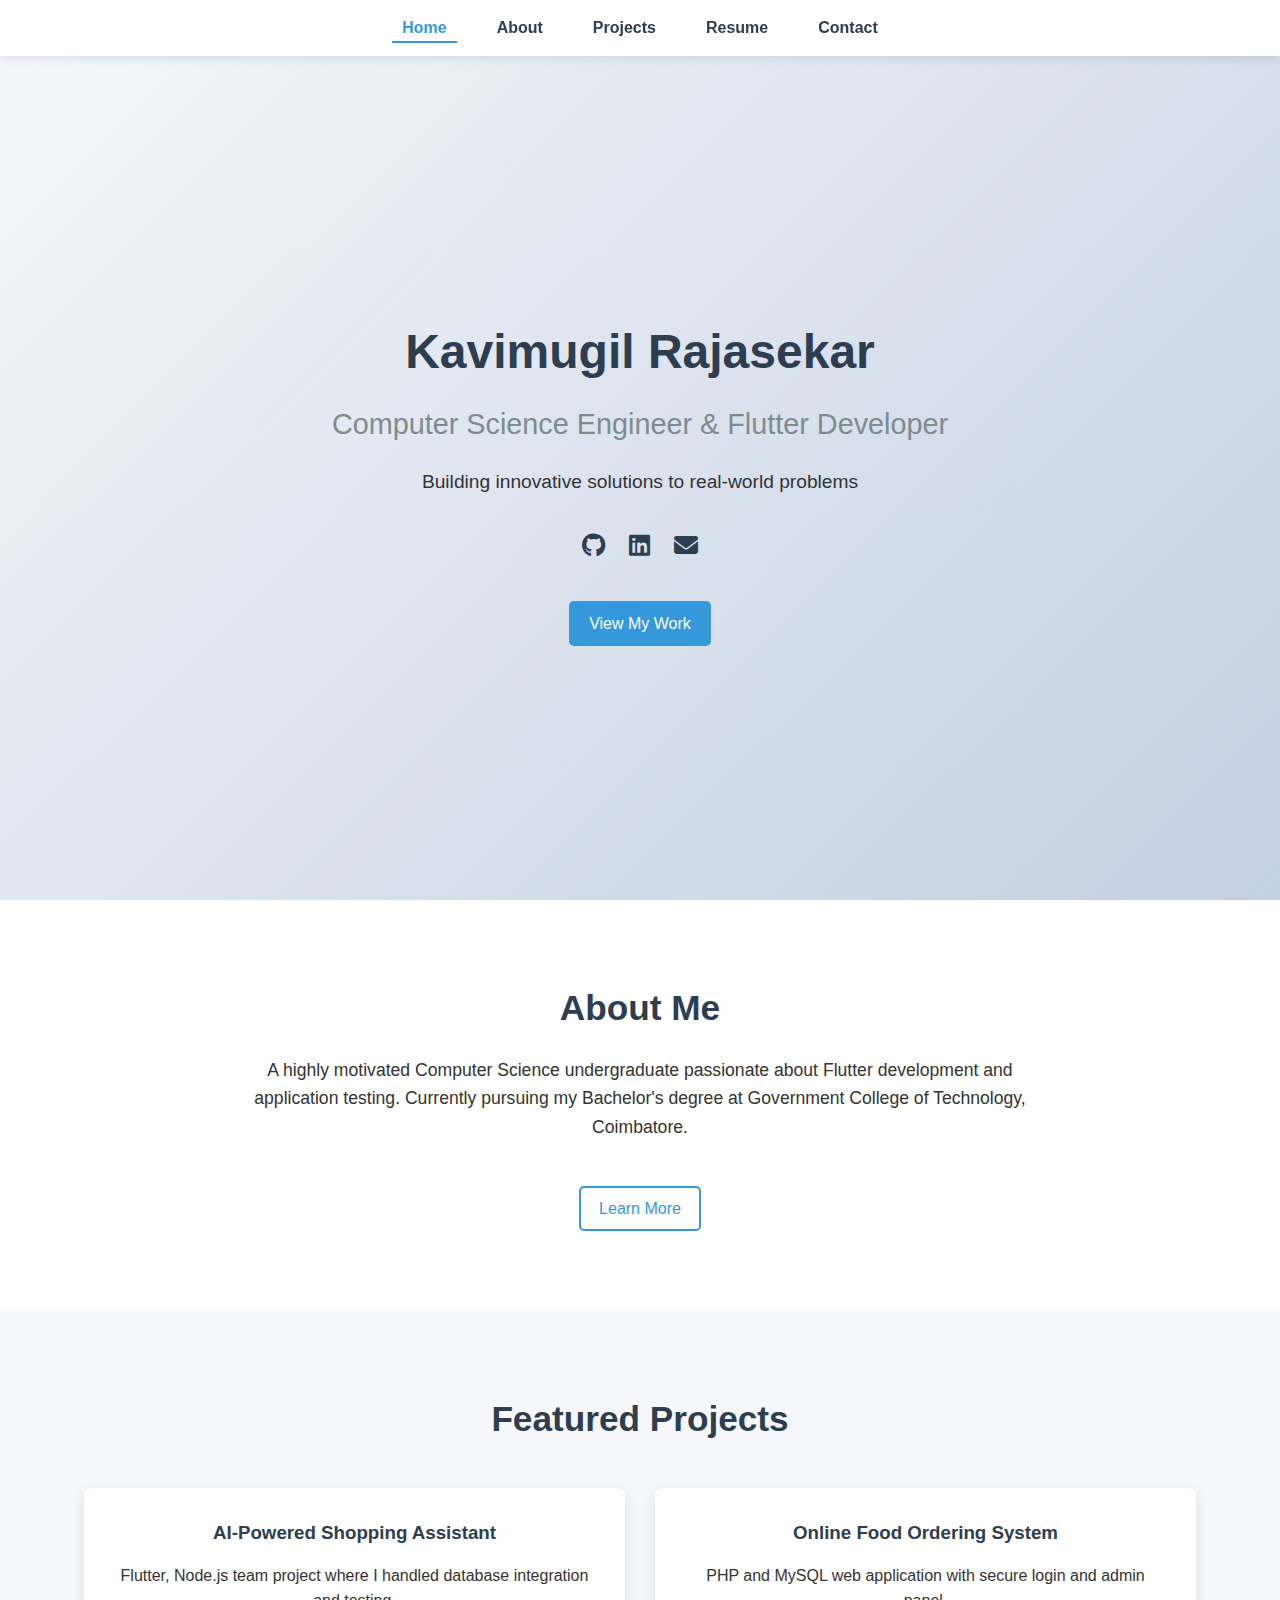
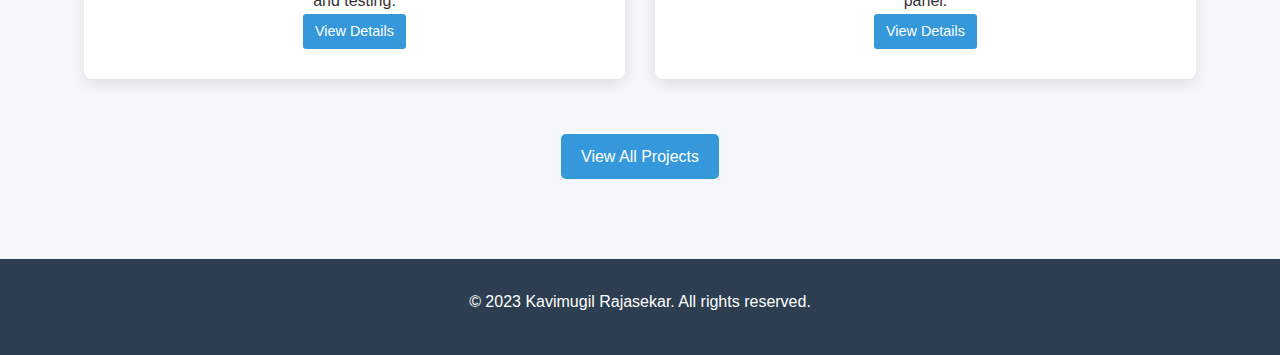
<file: index.html>
<!DOCTYPE html>
<html lang="en">
<head>
  <meta charset="UTF-8">
  <meta name="viewport" content="width=device-width, initial-scale=1.0">
  <title>Kavimugil Rajasekar | Portfolio</title>
  <link rel="stylesheet" href="css/styles.css">
  <link rel="stylesheet" href="https://cdnjs.cloudflare.com/ajax/libs/font-awesome/6.4.0/css/all.min.css">
</head>
<body>
  <header>
    <nav>
      <ul>
        <li><a href="index.html" class="active">Home</a></li>
        <li><a href="about.html">About</a></li>
        <li><a href="projects.html">Projects</a></li>
        <li><a href="resume.html">Resume</a></li>
        <li><a href="contact.html">Contact</a></li>
      </ul>
    </nav>
  </header>

  <main class="hero">
    <div class="hero-content">
      <h1>Kavimugil Rajasekar</h1>
      <h2>Computer Science Engineer & Flutter Developer</h2>
      <p>Building innovative solutions to real-world problems</p>
      <div class="social-links">
        <a href="https://github.com/Kavimugil-r" target="_blank"><i class="fab fa-github"></i></a>
        <a href="https://www.linkedin.com/in/kavimugil-rajasekar-74463034b" target="_blank"><i class="fab fa-linkedin"></i></a>
        <a href="mailto:kavimugil28@gmail.com"><i class="fas fa-envelope"></i></a>
      </div>
      <a href="projects.html" class="btn">View My Work</a>
    </div>
  </main>

  <section class="quick-intro">
    <div class="container">
      <h2>About Me</h2>
      <p>A highly motivated Computer Science undergraduate passionate about Flutter development and application testing. Currently pursuing my Bachelor's degree at Government College of Technology, Coimbatore.</p>
      <a href="about.html" class="btn-outline">Learn More</a>
    </div>
  </section>

  <section class="featured-projects">
    <div class="container">
      <h2>Featured Projects</h2>
      <div class="projects-grid">
        <div class="project-card">
          <h3>AI-Powered Shopping Assistant</h3>
          <p>Flutter, Node.js team project where I handled database integration and testing.</p>
          <a href="projects.html#shopping-assistant" class="btn-small">View Details</a>
        </div>
        <div class="project-card">
          <h3>Online Food Ordering System</h3>
          <p>PHP and MySQL web application with secure login and admin panel.</p>
          <a href="projects.html#food-ordering" class="btn-small">View Details</a>
        </div>
      </div>
      <a href="projects.html" class="btn">View All Projects</a>
    </div>
  </section>

  <footer>
    <div class="container">
      <p>&copy; 2023 Kavimugil Rajasekar. All rights reserved.</p>
    </div>
  </footer>

  <script src="js/main.js"></script>
</body>
</html>
</file>
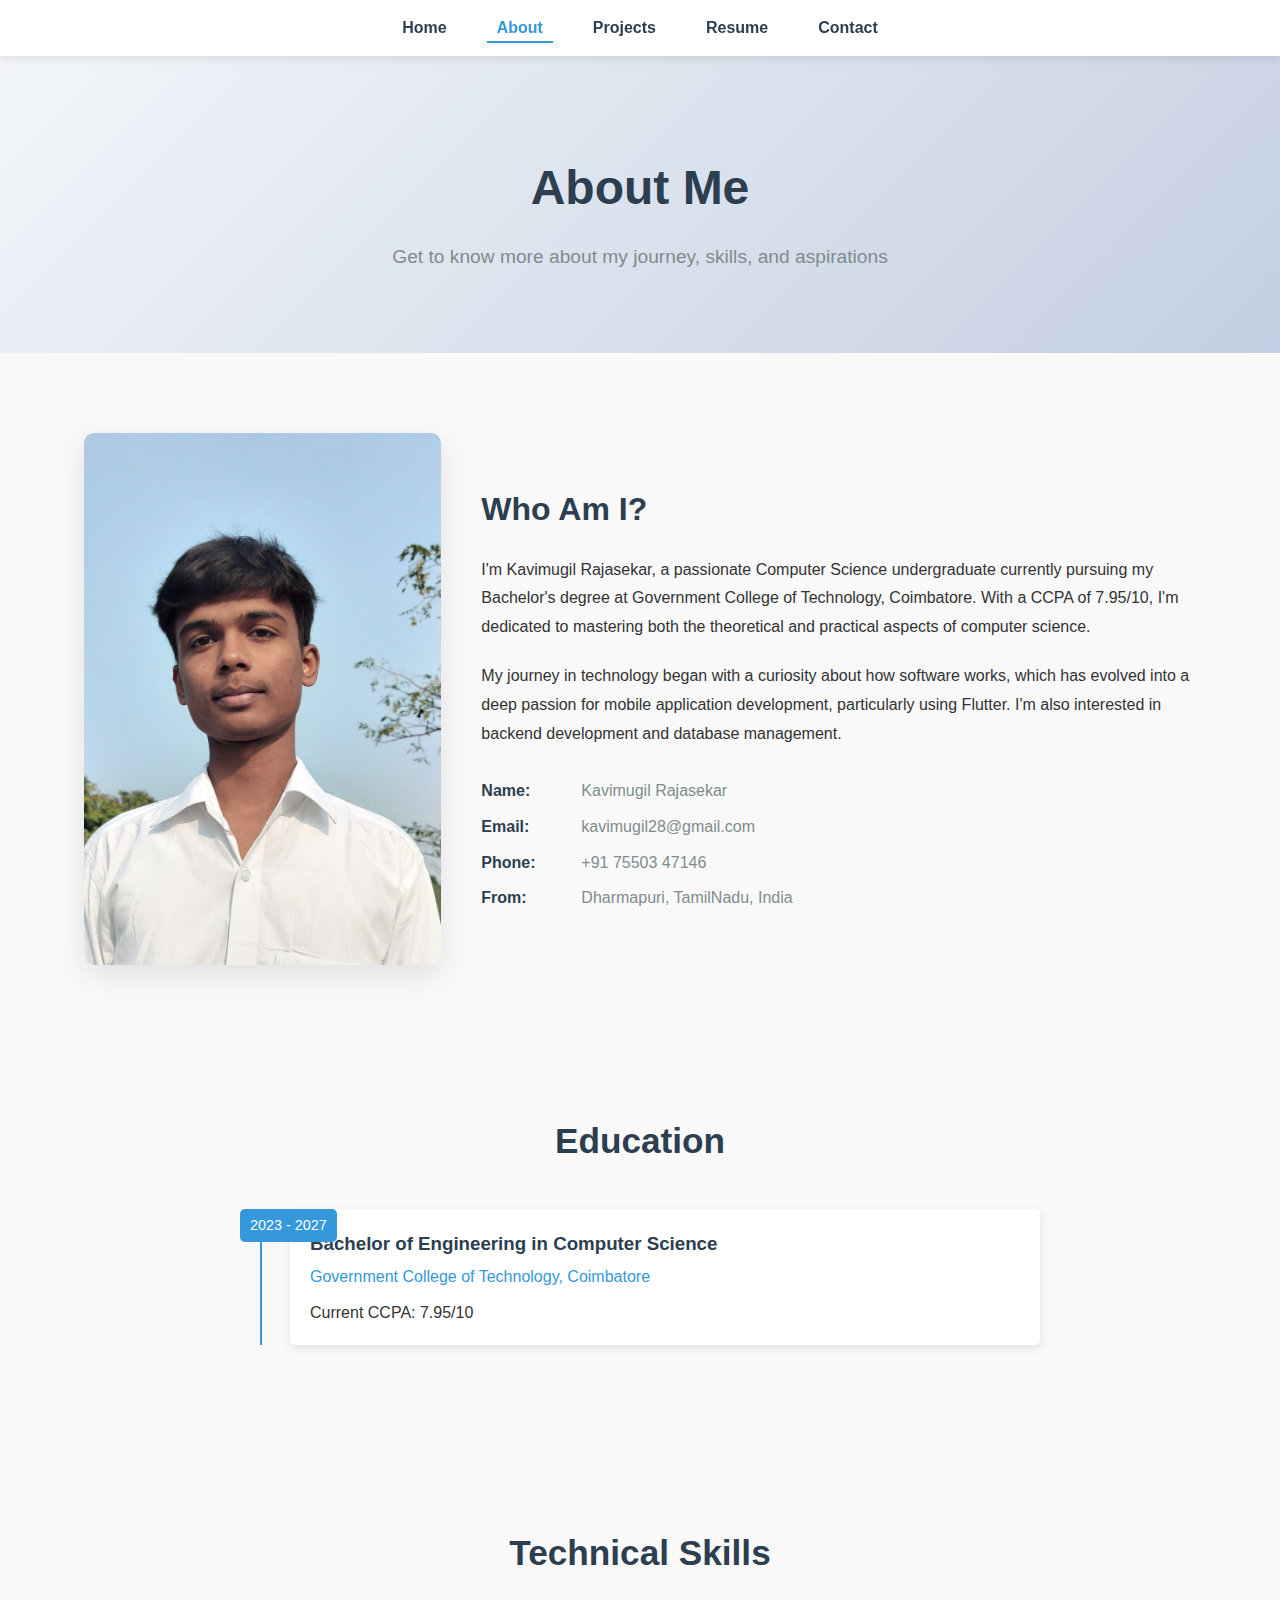
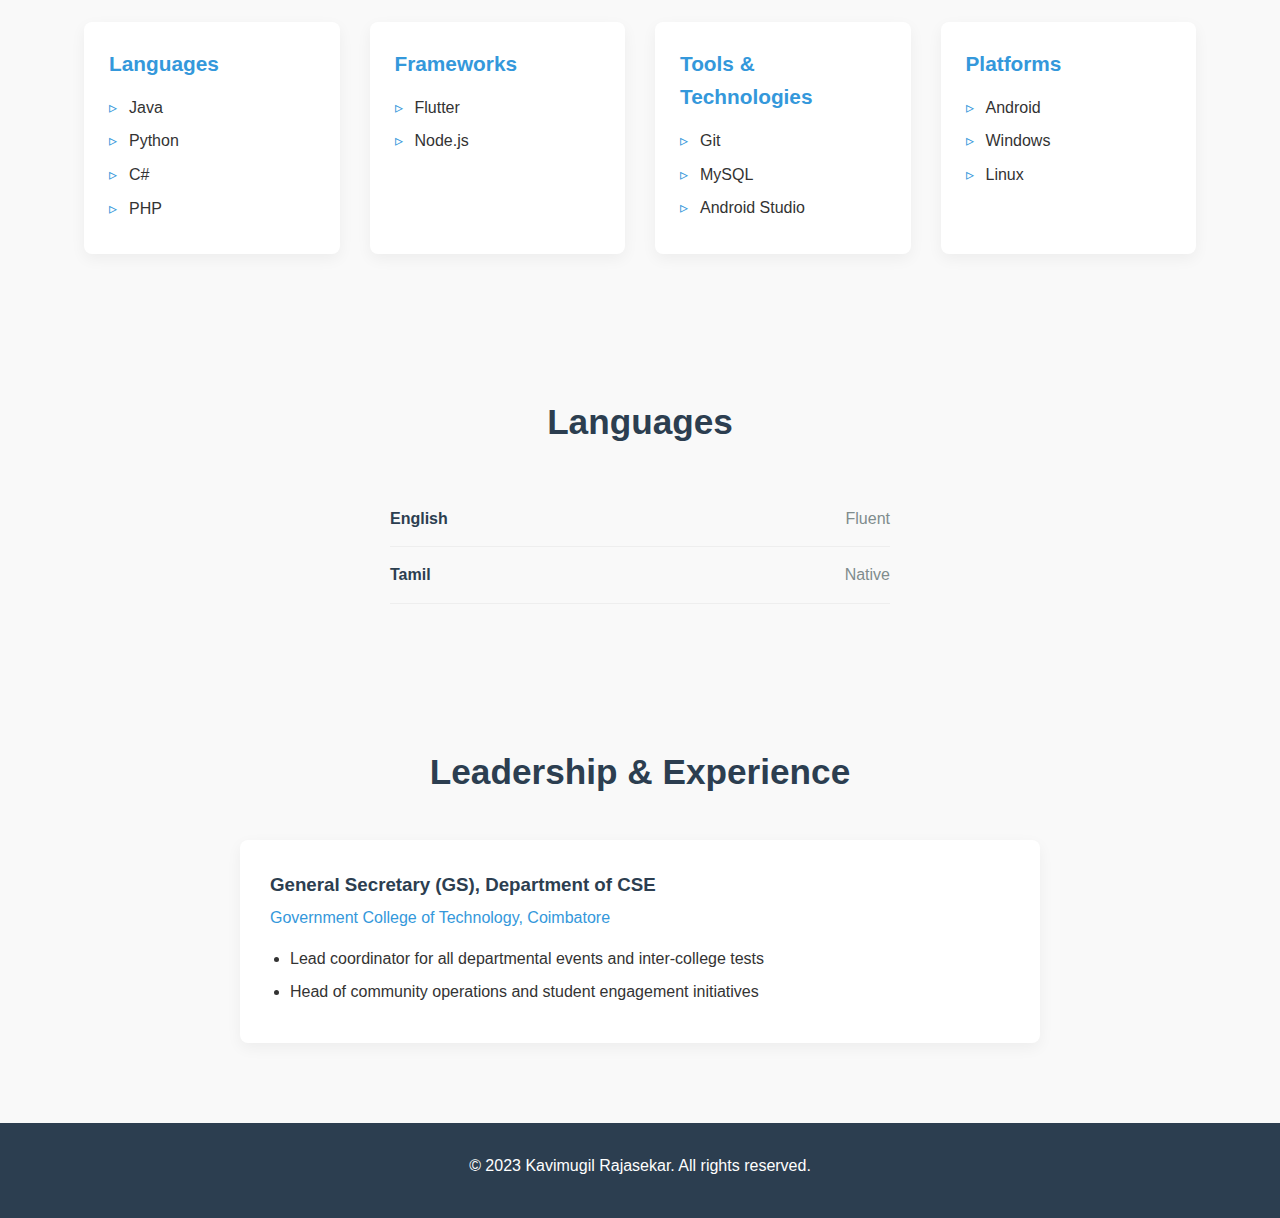
<file: about.html>
<!DOCTYPE html>
<html lang="en">
<head>
  <meta charset="UTF-8">
  <meta name="viewport" content="width=device-width, initial-scale=1.0">
  <title>About | Kavimugil Rajasekar</title>
  <link rel="stylesheet" href="css/styles.css">
  <link rel="stylesheet" href="css/about.css">
  <link rel="stylesheet" href="https://cdnjs.cloudflare.com/ajax/libs/font-awesome/6.4.0/css/all.min.css">
</head>
<body>
  <header>
    <nav>
      <ul>
        <li><a href="index.html">Home</a></li>
        <li><a href="about.html" class="active">About</a></li>
        <li><a href="projects.html">Projects</a></li>
        <li><a href="resume.html">Resume</a></li>
        <li><a href="contact.html">Contact</a></li>
      </ul>
    </nav>
  </header>

  <main class="about-main">
    <section class="about-hero">
      <div class="container">
        <h1>About Me</h1>
        <p>Get to know more about my journey, skills, and aspirations</p>
      </div>
    </section>

    <section class="bio-section">
      <div class="container">
        <div class="bio-grid">
          <div class="bio-image">
            <img src="assets/images/profile.jpg" alt="Kavimugil Rajasekar">
          </div>
          <div class="bio-content">
            <h2>Who Am I?</h2>
            <p>I'm Kavimugil Rajasekar, a passionate Computer Science undergraduate currently pursuing my Bachelor's degree at Government College of Technology, Coimbatore. With a CCPA of 7.95/10, I'm dedicated to mastering both the theoretical and practical aspects of computer science.</p>
            <p>My journey in technology began with a curiosity about how software works, which has evolved into a deep passion for mobile application development, particularly using Flutter. I'm also interested in backend development and database management.</p>
            <div class="personal-info">
              <div class="info-item">
                <span class="info-label">Name:</span>
                <span class="info-value">Kavimugil Rajasekar</span>
              </div>
              <div class="info-item">
                <span class="info-label">Email:</span>
                <span class="info-value">kavimugil28@gmail.com</span>
              </div>
              <div class="info-item">
                <span class="info-label">Phone:</span>
                <span class="info-value">+91 75503 47146</span>
              </div>
              <div class="info-item">
                <span class="info-label">From:</span>
                <span class="info-value">Dharmapuri, TamilNadu, India</span>
              </div>
            </div>
          </div>
        </div>
      </div>
    </section>

    <section class="education-section">
      <div class="container">
        <h2>Education</h2>
        <div class="timeline">
          <div class="timeline-item">
            <div class="timeline-date">2023 - 2027</div>
            <div class="timeline-content">
              <h3>Bachelor of Engineering in Computer Science</h3>
              <h4>Government College of Technology, Coimbatore</h4>
              <p>Current CCPA: 7.95/10</p>
            </div>
          </div>
        </div>
      </div>
    </section>

    <section class="skills-section">
      <div class="container">
        <h2>Technical Skills</h2>
        <div class="skills-grid">
          <div class="skill-category">
            <h3>Languages</h3>
            <ul>
              <li>Java</li>
              <li>Python</li>
              <li>C#</li>
              <li>PHP</li>
            </ul>
          </div>
          <div class="skill-category">
            <h3>Frameworks</h3>
            <ul>
              <li>Flutter</li>
              <li>Node.js</li>
            </ul>
          </div>
          <div class="skill-category">
            <h3>Tools & Technologies</h3>
            <ul>
              <li>Git</li>
              <li>MySQL</li>
              <li>Android Studio</li>
            </ul>
          </div>
          <div class="skill-category">
            <h3>Platforms</h3>
            <ul>
              <li>Android</li>
              <li>Windows</li>
              <li>Linux</li>
            </ul>
          </div>
        </div>
      </div>
    </section>

    <section class="languages-section">
      <div class="container">
        <h2>Languages</h2>
        <div class="language-list">
          <div class="language-item">
            <span class="language-name">English</span>
            <span class="language-level">Fluent</span>
          </div>
          <div class="language-item">
            <span class="language-name">Tamil</span>
            <span class="language-level">Native</span>
          </div>
        </div>
      </div>
    </section>

    <section class="leadership-section">
      <div class="container">
        <h2>Leadership & Experience</h2>
        <div class="experience-card">
          <h3>General Secretary (GS), Department of CSE</h3>
          <h4>Government College of Technology, Coimbatore</h4>
          <ul>
            <li>Lead coordinator for all departmental events and inter-college tests</li>
            <li>Head of community operations and student engagement initiatives</li>
          </ul>
        </div>
      </div>
    </section>
  </main>

  <footer>
    <div class="container">
      <p>&copy; 2023 Kavimugil Rajasekar. All rights reserved.</p>
    </div>
  </footer>

  <script src="js/main.js"></script>
</body>
</html>
</file>
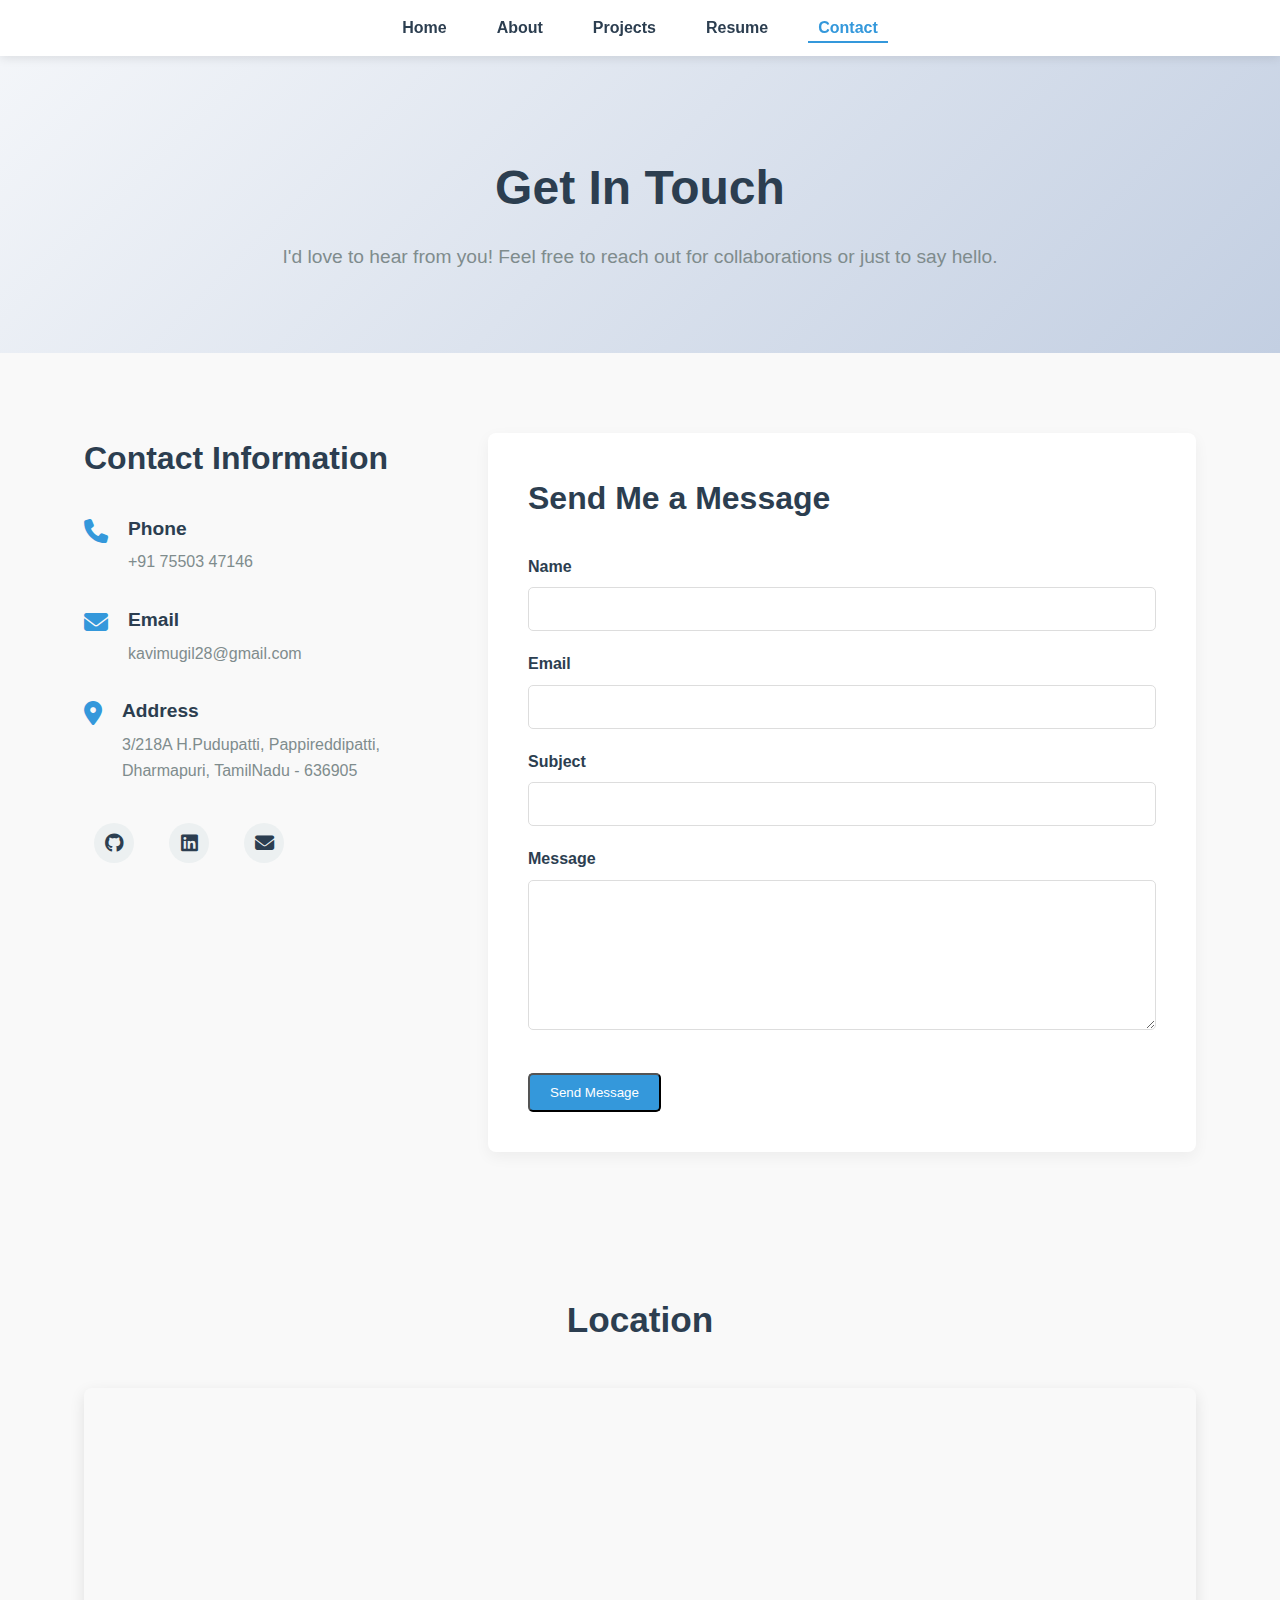
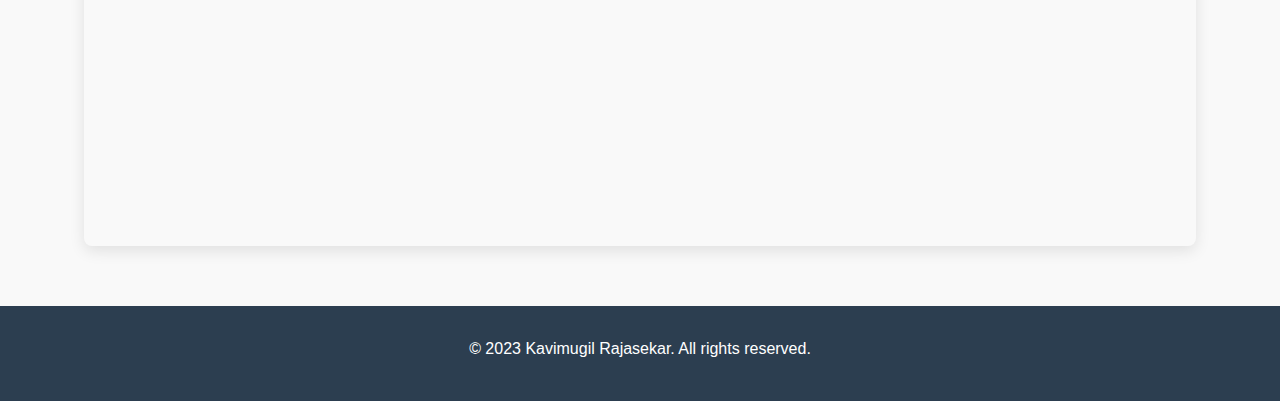
<file: contact.html>
<!DOCTYPE html>
<html lang="en">
<head>
  <meta charset="UTF-8">
  <meta name="viewport" content="width=device-width, initial-scale=1.0">
  <title>Contact | Kavimugil Rajasekar</title>
  <link rel="stylesheet" href="css/styles.css">
  <link rel="stylesheet" href="css/contact.css">
  <link rel="stylesheet" href="https://cdnjs.cloudflare.com/ajax/libs/font-awesome/6.4.0/css/all.min.css">
</head>
<body>
  <header>
    <nav>
      <ul>
        <li><a href="index.html">Home</a></li>
        <li><a href="about.html">About</a></li>
        <li><a href="projects.html">Projects</a></li>
        <li><a href="resume.html">Resume</a></li>
        <li><a href="contact.html" class="active">Contact</a></li>
      </ul>
    </nav>
  </header>

  <main class="contact-main">
    <section class="contact-hero">
      <div class="container">
        <h1>Get In Touch</h1>
        <p>I'd love to hear from you! Feel free to reach out for collaborations or just to say hello.</p>
      </div>
    </section>

    <section class="contact-section">
      <div class="container">
        <div class="contact-grid">
          <div class="contact-info">
            <h2>Contact Information</h2>
            <div class="info-item">
              <i class="fas fa-phone"></i>
              <div>
                <h3>Phone</h3>
                <p>+91 75503 47146</p>
              </div>
            </div>
            <div class="info-item">
              <i class="fas fa-envelope"></i>
              <div>
                <h3>Email</h3>
                <p>kavimugil28@gmail.com</p>
              </div>
            </div>
            <div class="info-item">
              <i class="fas fa-map-marker-alt"></i>
              <div>
                <h3>Address</h3>
                <p>3/218A H.Pudupatti, Pappireddipatti, Dharmapuri, TamilNadu - 636905</p>
              </div>
            </div>
            <div class="social-links">
              <a href="https://github.com/Kavimugil-r" target="_blank"><i class="fab fa-github"></i></a>
              <a href="https://www.linkedin.com/in/kavimugil-rajasekar-74463034b" target="_blank"><i class="fab fa-linkedin"></i></a>
              <a href="mailto:kavimugil28@gmail.com"><i class="fas fa-envelope"></i></a>
            </div>
          </div>

          <div class="contact-form">
            <h2>Send Me a Message</h2>
            <form action="https://formspree.io/f/mvgqkwne" method="POST" id="contactForm">
                <div class="form-group">
                <label for="name">Name</label>
                <input type="text" id="name" name="name" required>
                </div>
                <div class="form-group">
                <label for="email">Email</label>
                <input type="email" id="email" name="_replyto" required>
                </div>
                <div class="form-group">
                <label for="subject">Subject</label>
                <input type="text" id="subject" name="_subject" required>
                </div>
                <div class="form-group">
                <label for="message">Message</label>
                <textarea id="message" name="message" rows="5" required></textarea>
                </div>
                <!-- Add hidden honeypot field to reduce spam -->
                <input type="text" name="_gotcha" style="display:none">
                <button type="submit" class="btn">Send Message</button>
            </form>
            <div id="form-status" style="display:none; margin-top:20px;"></div>
        </div>
        </div>
      </div>
    </section>

    <section class="map-section">
      <div class="container">
        <h2>Location</h2>
        <div class="map-container">
          <iframe src="https://www.google.com/maps/embed?pb=!1m18!1m12!1m3!1d3916.073791929347!2d78.6564673153346!3d11.0287339921433!2m3!1f0!2f0!3f0!3m2!1i1024!2i768!4f13.1!3m3!1m2!1s0x3ba9a7a6c6e75555%3A0x1a3c2b9a3a3b3b3b!2sGovernment%20College%20of%20Technology%2C%20Coimbatore!5e0!3m2!1sen!2sin!4v1620000000000!5m2!1sen!2sin" width="100%" height="450" style="border:0;" allowfullscreen="" loading="lazy"></iframe>
        </div>
      </div>
    </section>
  </main>

  <footer>
    <div class="container">
      <p>&copy; 2023 Kavimugil Rajasekar. All rights reserved.</p>
    </div>
  </footer>

  <script src="js/main.js"></script>
</body>
</html>
</file>
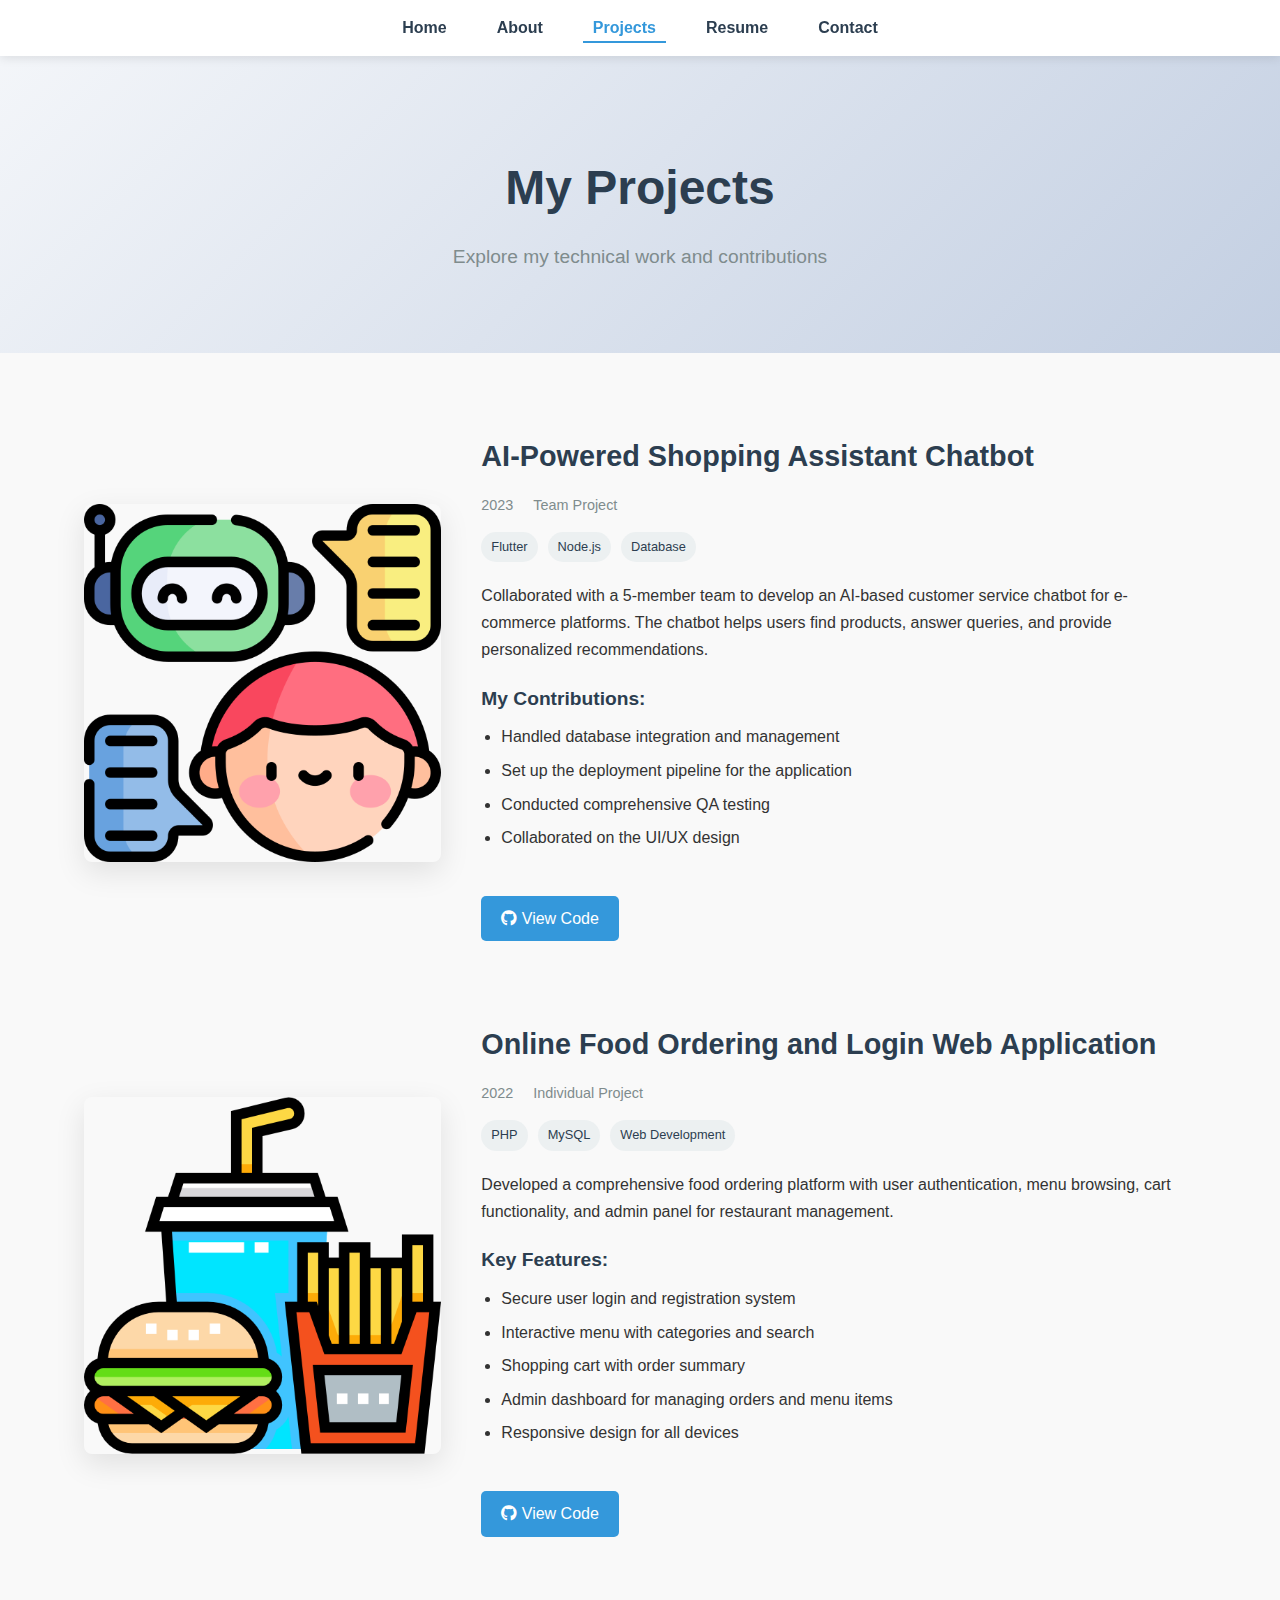
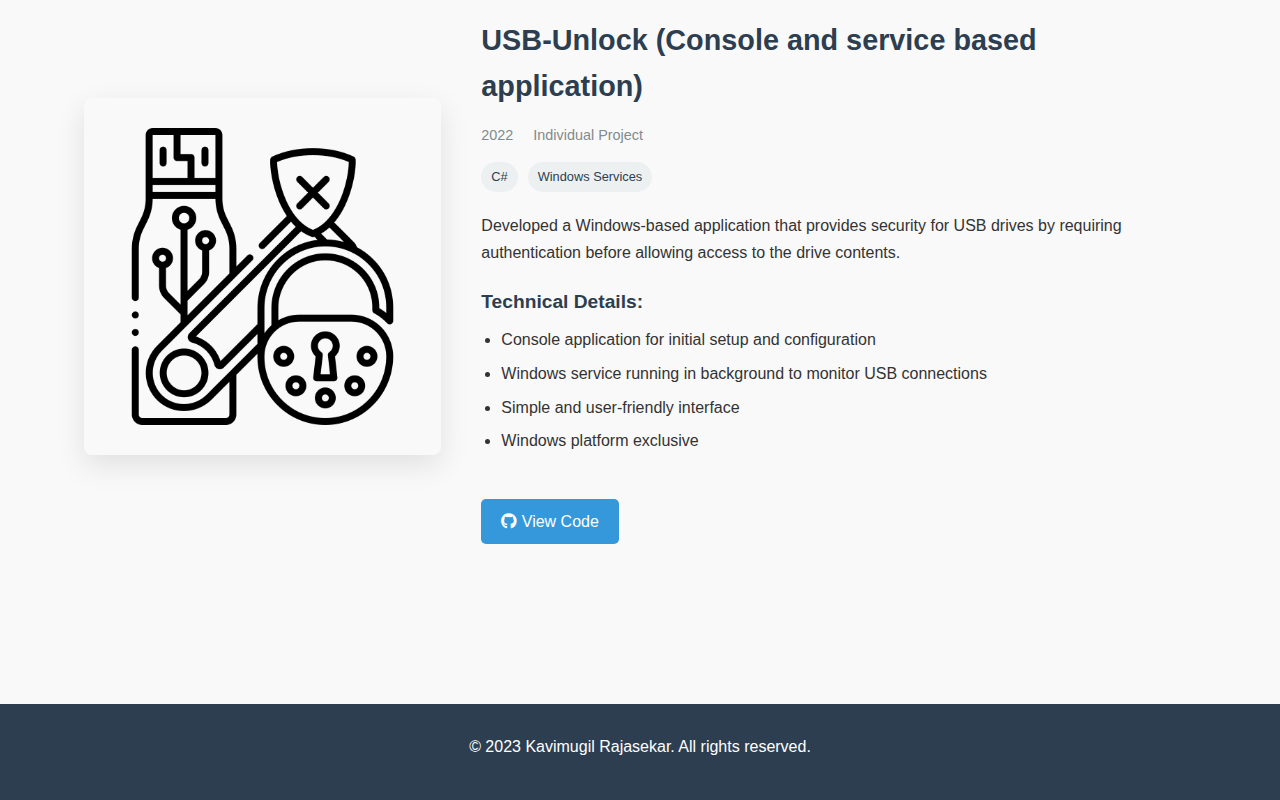
<file: projects.html>
<!DOCTYPE html>
<html lang="en">
<head>
  <meta charset="UTF-8">
  <meta name="viewport" content="width=device-width, initial-scale=1.0">
  <title>Projects | Kavimugil Rajasekar</title>
  <link rel="stylesheet" href="css/styles.css">
  <link rel="stylesheet" href="css/projects.css">
  <link rel="stylesheet" href="https://cdnjs.cloudflare.com/ajax/libs/font-awesome/6.4.0/css/all.min.css">
</head>
<body>
  <header>
    <nav>
      <ul>
        <li><a href="index.html">Home</a></li>
        <li><a href="about.html">About</a></li>
        <li><a href="projects.html" class="active">Projects</a></li>
        <li><a href="resume.html">Resume</a></li>
        <li><a href="contact.html">Contact</a></li>
      </ul>
    </nav>
  </header>

  <main class="projects-main">
    <section class="projects-hero">
      <div class="container">
        <h1>My Projects</h1>
        <p>Explore my technical work and contributions</p>
      </div>
    </section>

    <section class="projects-section">
      <div class="container">
        <div class="project" id="shopping-assistant">
          <div class="project-image">
            <img src="assets/images/chatbot.png" alt="AI-Powered Shopping Assistant">
          </div>
          <div class="project-details">
            <h2>AI-Powered Shopping Assistant Chatbot</h2>
            <div class="project-meta">
              <span class="project-date">2023</span>
              <span class="project-category">Team Project</span>
            </div>
            <div class="project-tech">
              <span>Flutter</span>
              <span>Node.js</span>
              <span>Database</span>
            </div>
            <p>Collaborated with a 5-member team to develop an AI-based customer service chatbot for e-commerce platforms. The chatbot helps users find products, answer queries, and provide personalized recommendations.</p>
            <h3>My Contributions:</h3>
            <ul>
              <li>Handled database integration and management</li>
              <li>Set up the deployment pipeline for the application</li>
              <li>Conducted comprehensive QA testing</li>
              <li>Collaborated on the UI/UX design</li>
            </ul>
            <div class="project-links">
              <a href="https://github.com/ragavanperarasu/NM_AI-NLP_Chatbot" target="_blank" class="btn"><i class="fab fa-github"></i> View Code</a>
            </div>
          </div>
        </div>

        <div class="project" id="food-ordering">
          <div class="project-image">
            <img src="assets/images/food-ordering.png" alt="Online Food Ordering System">
          </div>
          <div class="project-details">
            <h2>Online Food Ordering and Login Web Application</h2>
            <div class="project-meta">
              <span class="project-date">2022</span>
              <span class="project-category">Individual Project</span>
            </div>
            <div class="project-tech">
              <span>PHP</span>
              <span>MySQL</span>
              <span>Web Development</span>
            </div>
            <p>Developed a comprehensive food ordering platform with user authentication, menu browsing, cart functionality, and admin panel for restaurant management.</p>
            <h3>Key Features:</h3>
            <ul>
              <li>Secure user login and registration system</li>
              <li>Interactive menu with categories and search</li>
              <li>Shopping cart with order summary</li>
              <li>Admin dashboard for managing orders and menu items</li>
              <li>Responsive design for all devices</li>
            </ul>
            <div class="project-links">
              <a href="https://github.com/Kavimugil-r/Food_Plaza" target="_blank" class="btn"><i class="fab fa-github"></i> View Code</a>
            </div>
          </div>
        </div>

        <div class="project" id="usb-unlock">
          <div class="project-image">
            <img src="assets/images/unlock.png" alt="USB-Unlock Application">
          </div>
          <div class="project-details">
            <h2>USB-Unlock (Console and service based application)</h2>
            <div class="project-meta">
              <span class="project-date">2022</span>
              <span class="project-category">Individual Project</span>
            </div>
            <div class="project-tech">
              <span>C#</span>
              <span>Windows Services</span>
            </div>
            <p>Developed a Windows-based application that provides security for USB drives by requiring authentication before allowing access to the drive contents.</p>
            <h3>Technical Details:</h3>
            <ul>
              <li>Console application for initial setup and configuration</li>
              <li>Windows service running in background to monitor USB connections</li>
              <li>Simple and user-friendly interface</li>
              <li>Windows platform exclusive</li>
            </ul>
            <div class="project-links">
              <a href="https://github.com/Kavimugil-r/usbunlock" target="_blank" class="btn"><i class="fab fa-github"></i> View Code</a>
            </div>
          </div>
        </div>
      </div>
    </section>
  </main>

  <footer>
    <div class="container">
      <p>&copy; 2023 Kavimugil Rajasekar. All rights reserved.</p>
    </div>
  </footer>

  <script src="js/main.js"></script>
</body>
</html>
</file>
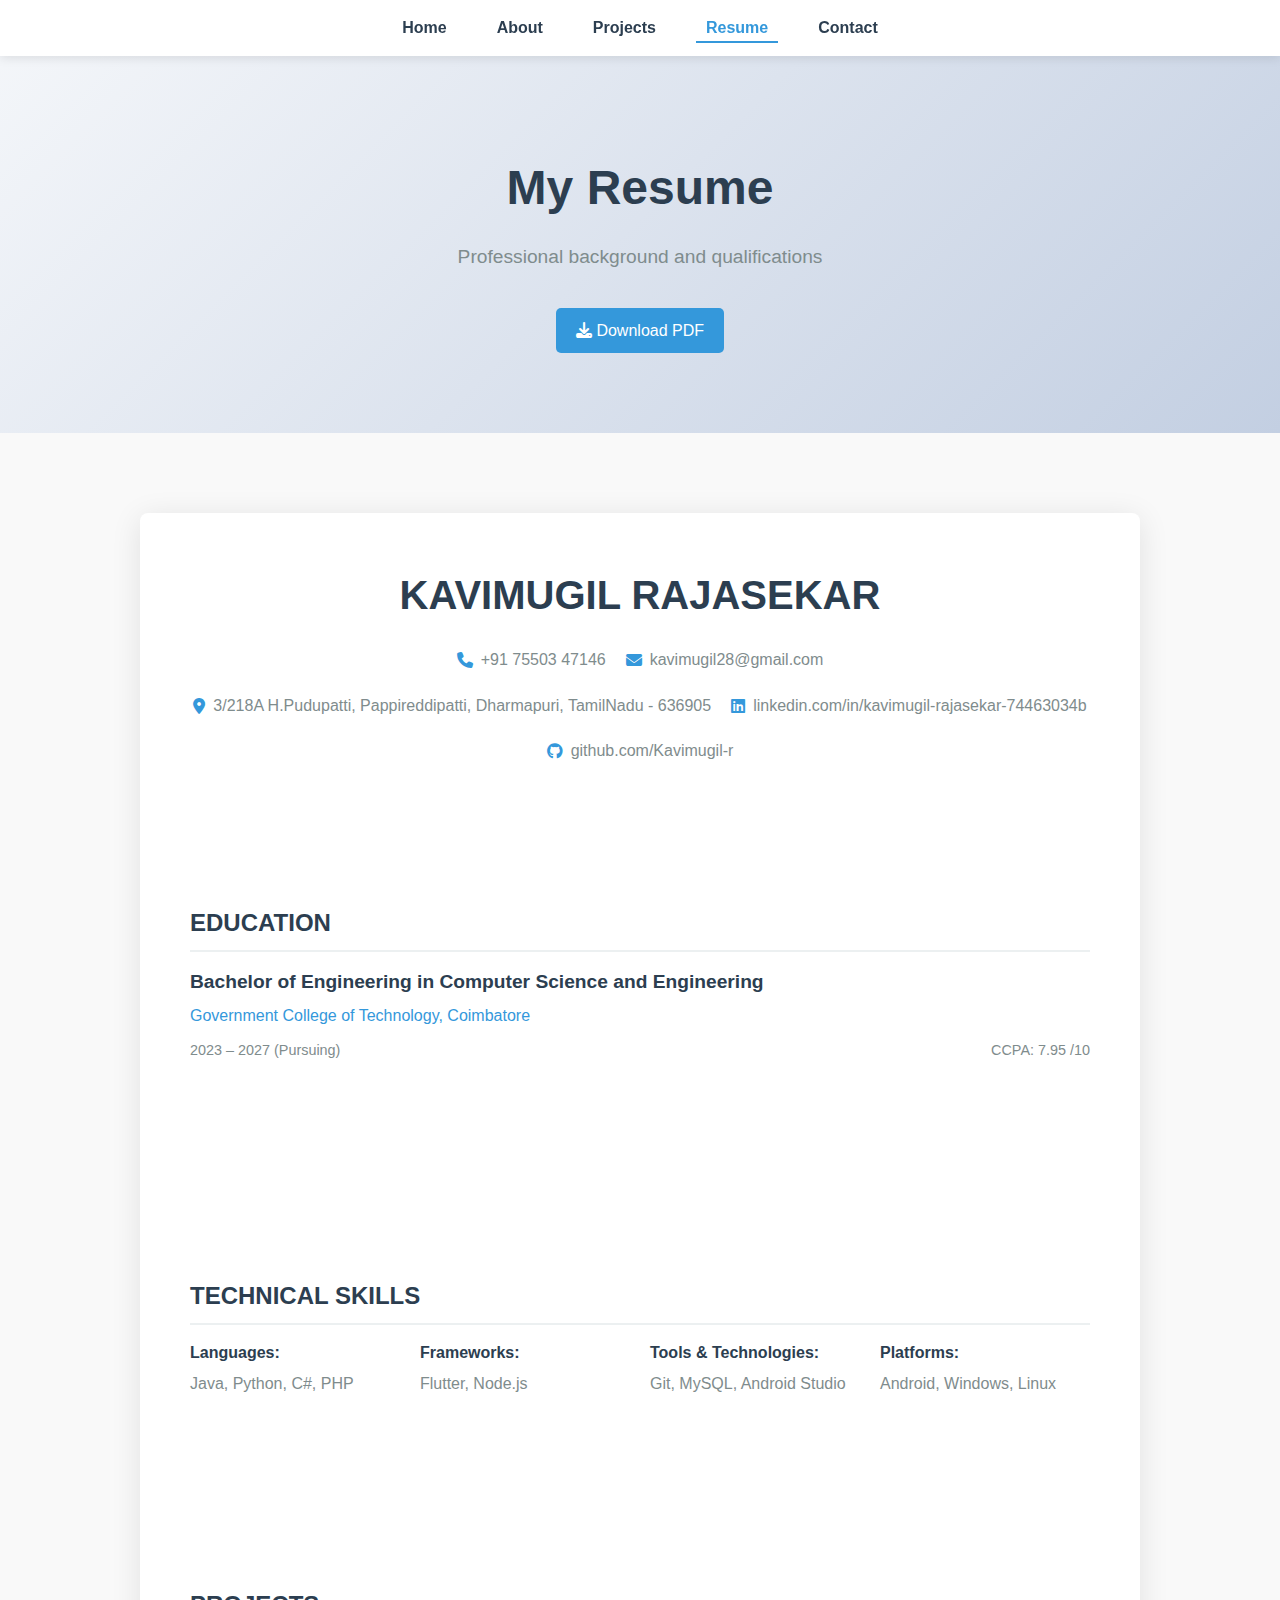
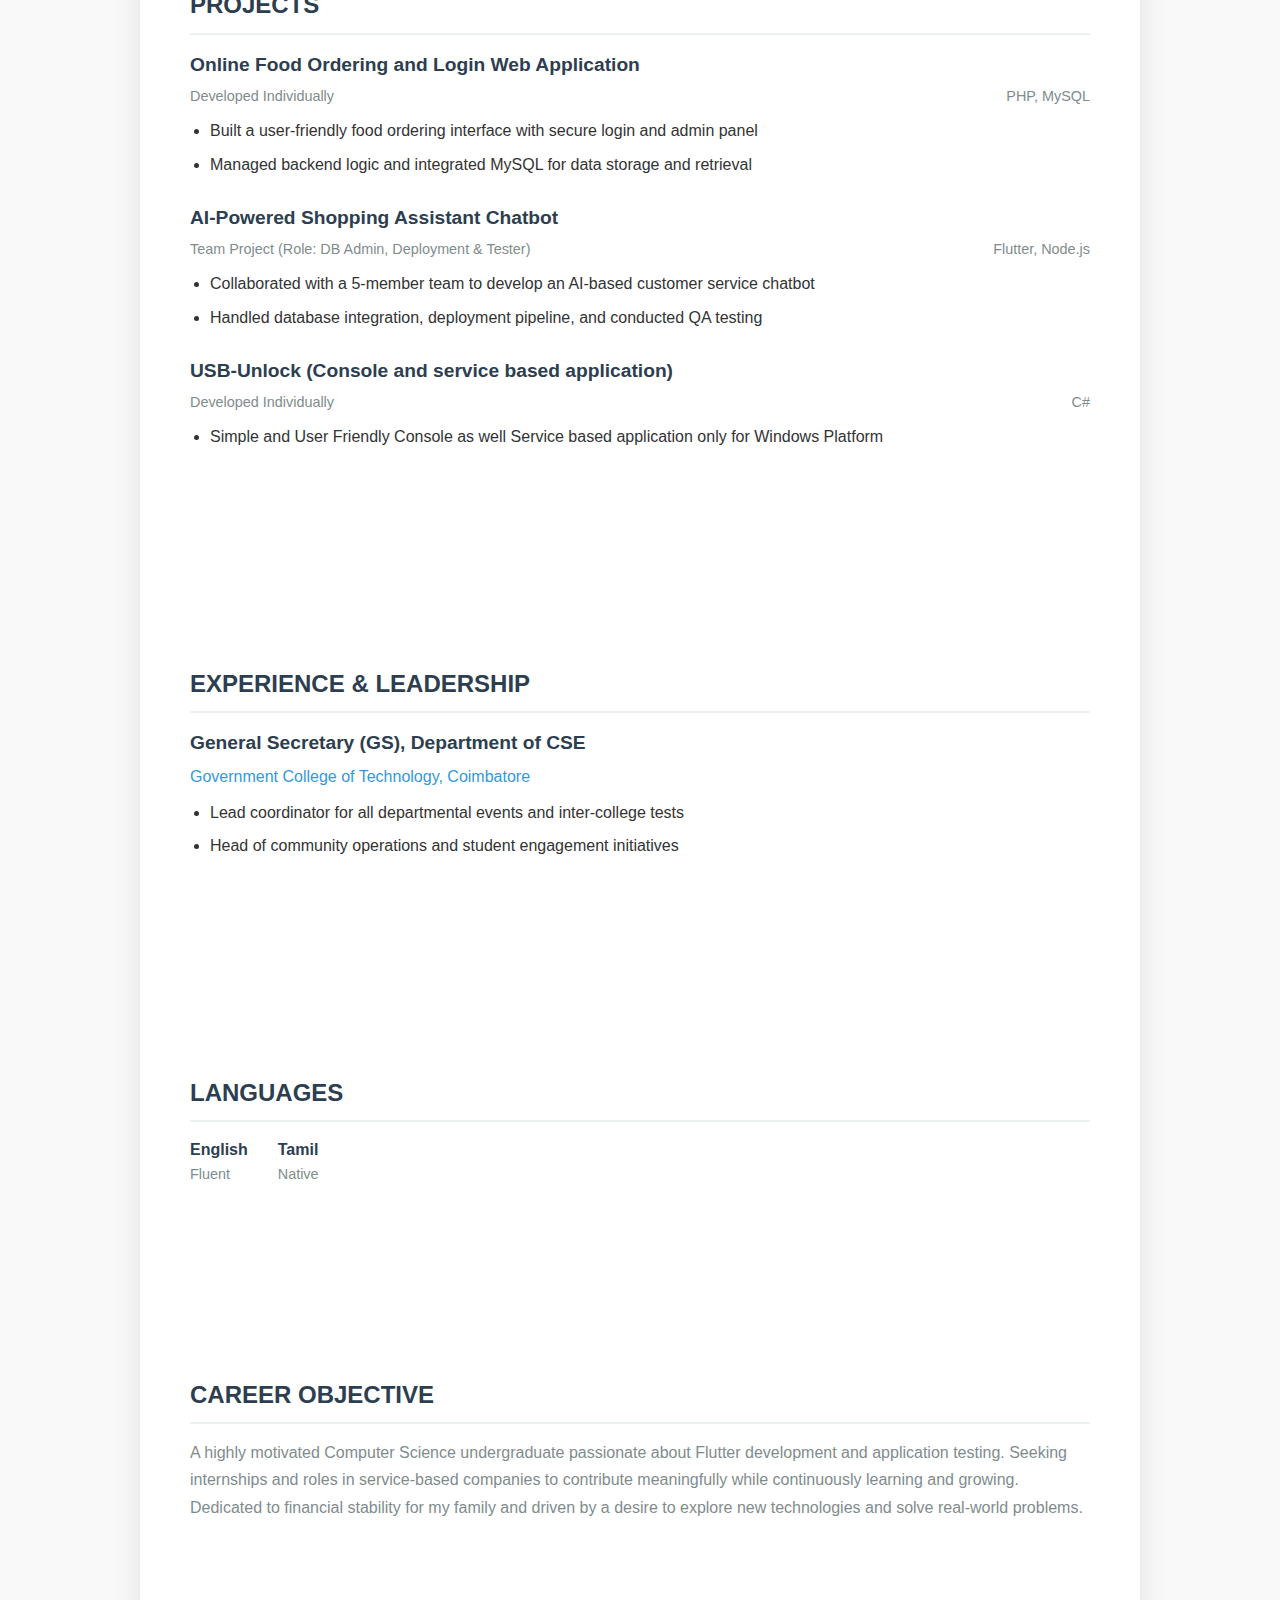
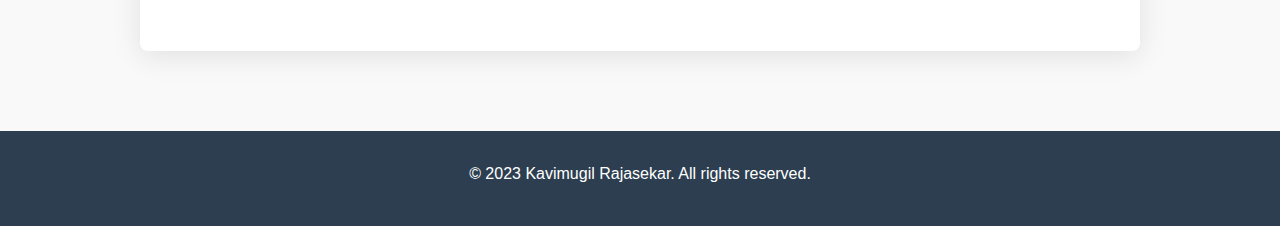
<file: resume.html>
<!DOCTYPE html>
<html lang="en">
<head>
  <meta charset="UTF-8">
  <meta name="viewport" content="width=device-width, initial-scale=1.0">
  <title>Resume | Kavimugil Rajasekar</title>
  <link rel="stylesheet" href="css/styles.css">
  <link rel="stylesheet" href="css/resume.css">
  <link rel="stylesheet" href="https://cdnjs.cloudflare.com/ajax/libs/font-awesome/6.4.0/css/all.min.css">
</head>
<body>
  <header>
    <nav>
      <ul>
        <li><a href="index.html">Home</a></li>
        <li><a href="about.html">About</a></li>
        <li><a href="projects.html">Projects</a></li>
        <li><a href="resume.html" class="active">Resume</a></li>
        <li><a href="contact.html">Contact</a></li>
      </ul>
    </nav>
  </header>

  <main class="resume-main">
    <section class="resume-hero">
      <div class="container">
        <h1>My Resume</h1>
        <p>Professional background and qualifications</p>
        <a href="assets/docs/Kavimugil_Rajasekar_Resume.pdf" download class="btn"><i class="fas fa-download"></i> Download PDF</a>
      </div>
    </section>

    <section class="resume-section">
      <div class="container">
        <div class="resume-container">
          <div class="resume-header">
            <h1>KAVIMUGIL RAJASEKAR</h1>
            <div class="contact-info">
              <p><i class="fas fa-phone"></i> +91 75503 47146</p>
              <p><i class="fas fa-envelope"></i> kavimugil28@gmail.com</p>
              <p><i class="fas fa-map-marker-alt"></i> 3/218A H.Pudupatti, Pappireddipatti, Dharmapuri, TamilNadu - 636905</p>
              <p><i class="fab fa-linkedin"></i> linkedin.com/in/kavimugil-rajasekar-74463034b</p>
              <p><i class="fab fa-github"></i> github.com/Kavimugil-r</p>
            </div>
          </div>

          <div class="resume-section">
            <h2>EDUCATION</h2>
            <div class="resume-item">
              <h3>Bachelor of Engineering in Computer Science and Engineering</h3>
              <h4>Government College of Technology, Coimbatore</h4>
              <div class="resume-meta">
                <span>2023 – 2027 (Pursuing)</span>
                <span>CCPA: 7.95 /10</span>
              </div>
            </div>
          </div>

          <div class="resume-section">
            <h2>TECHNICAL SKILLS</h2>
            <div class="skills-container">
              <div class="skill-category">
                <h3>Languages:</h3>
                <p>Java, Python, C#, PHP</p>
              </div>
              <div class="skill-category">
                <h3>Frameworks:</h3>
                <p>Flutter, Node.js</p>
              </div>
              <div class="skill-category">
                <h3>Tools & Technologies:</h3>
                <p>Git, MySQL, Android Studio</p>
              </div>
              <div class="skill-category">
                <h3>Platforms:</h3>
                <p>Android, Windows, Linux</p>
              </div>
            </div>
          </div>

          <div class="resume-section">
            <h2>PROJECTS</h2>
            <div class="resume-item">
              <h3>Online Food Ordering and Login Web Application</h3>
              <div class="resume-meta">
                <span>Developed Individually</span>
                <span>PHP, MySQL</span>
              </div>
              <ul>
                <li>Built a user-friendly food ordering interface with secure login and admin panel</li>
                <li>Managed backend logic and integrated MySQL for data storage and retrieval</li>
              </ul>
            </div>

            <div class="resume-item">
              <h3>AI-Powered Shopping Assistant Chatbot</h3>
              <div class="resume-meta">
                <span>Team Project (Role: DB Admin, Deployment & Tester)</span>
                <span>Flutter, Node.js</span>
              </div>
              <ul>
                <li>Collaborated with a 5-member team to develop an AI-based customer service chatbot</li>
                <li>Handled database integration, deployment pipeline, and conducted QA testing</li>
              </ul>
            </div>

            <div class="resume-item">
              <h3>USB-Unlock (Console and service based application)</h3>
              <div class="resume-meta">
                <span>Developed Individually</span>
                <span>C#</span>
              </div>
              <ul>
                <li>Simple and User Friendly Console as well Service based application only for Windows Platform</li>
              </ul>
            </div>
          </div>

          <div class="resume-section">
            <h2>EXPERIENCE & LEADERSHIP</h2>
            <div class="resume-item">
              <h3>General Secretary (GS), Department of CSE</h3>
              <h4>Government College of Technology, Coimbatore</h4>
              <ul>
                <li>Lead coordinator for all departmental events and inter-college tests</li>
                <li>Head of community operations and student engagement initiatives</li>
              </ul>
            </div>
          </div>

          <div class="resume-section">
            <h2>LANGUAGES</h2>
            <div class="languages-container">
              <div class="language-item">
                <span class="language-name">English</span>
                <span class="language-level">Fluent</span>
              </div>
              <div class="language-item">
                <span class="language-name">Tamil</span>
                <span class="language-level">Native</span>
              </div>
            </div>
          </div>

          <div class="resume-section">
            <h2>CAREER OBJECTIVE</h2>
            <p class="objective">A highly motivated Computer Science undergraduate passionate about Flutter development and application testing. Seeking internships and roles in service-based companies to contribute meaningfully while continuously learning and growing. Dedicated to financial stability for my family and driven by a desire to explore new technologies and solve real-world problems.</p>
          </div>
        </div>
      </div>
    </section>
  </main>

  <footer>
    <div class="container">
      <p>&copy; 2023 Kavimugil Rajasekar. All rights reserved.</p>
    </div>
  </footer>

  <script src="js/main.js"></script>
</body>
</html>
</file>
<file: css/styles.css>
/* Global Styles */
:root {
  --primary-color: #3498db;
  --secondary-color: #2c3e50;
  --accent-color: #e74c3c;
  --light-color: #ecf0f1;
  --dark-color: #2c3e50;
  --text-color: #333;
  --text-light: #7f8c8d;
}

* {
  margin: 0;
  padding: 0;
  box-sizing: border-box;
}

body {
  font-family: 'Segoe UI', Tahoma, Geneva, Verdana, sans-serif;
  line-height: 1.6;
  color: var(--text-color);
  background-color: #f9f9f9;
}

a {
  text-decoration: none;
  color: var(--primary-color);
  transition: all 0.3s ease;
}

a:hover {
  color: var(--accent-color);
}

.container {
  width: 90%;
  max-width: 1200px;
  margin: 0 auto;
  padding: 0 20px;
}

.btn {
  display: inline-block;
  background: var(--primary-color);
  color: white;
  padding: 10px 20px;
  border-radius: 5px;
  margin-top: 15px;
  transition: all 0.3s ease;
}

.btn:hover {
  background: var(--secondary-color);
  color: white;
  transform: translateY(-3px);
}

.btn-outline {
  display: inline-block;
  border: 2px solid var(--primary-color);
  color: var(--primary-color);
  padding: 8px 18px;
  border-radius: 5px;
  margin-top: 15px;
  transition: all 0.3s ease;
}

.btn-outline:hover {
  background: var(--primary-color);
  color: white;
}

.btn-small {
  display: inline-block;
  background: var(--primary-color);
  color: white;
  padding: 6px 12px;
  border-radius: 3px;
  font-size: 0.9rem;
  transition: all 0.3s ease;
}

.btn-small:hover {
  background: var(--secondary-color);
}

/* Header Styles */
header {
  background: white;
  box-shadow: 0 2px 10px rgba(0, 0, 0, 0.1);
  position: fixed;
  width: 100%;
  top: 0;
  z-index: 1000;
}

nav {
  padding: 15px 0;
}

nav ul {
  display: flex;
  justify-content: center;
  list-style: none;
}

nav ul li {
  margin: 0 15px;
}

nav ul li a {
  color: var(--dark-color);
  font-weight: 600;
  padding: 5px 10px;
}

nav ul li a.active {
  color: var(--primary-color);
  border-bottom: 2px solid var(--primary-color);
}

/* Hero Section */
.hero {
  height: 100vh;
  display: flex;
  align-items: center;
  justify-content: center;
  text-align: center;
  background: linear-gradient(135deg, #f5f7fa 0%, #c3cfe2 100%);
  padding-top: 60px;
}

.hero-content h1 {
  font-size: 3rem;
  margin-bottom: 10px;
  color: var(--dark-color);
}

.hero-content h2 {
  font-size: 1.8rem;
  font-weight: 400;
  margin-bottom: 20px;
  color: var(--text-light);
}

.hero-content p {
  font-size: 1.2rem;
  max-width: 700px;
  margin: 0 auto 30px;
}

.social-links {
  margin: 20px 0;
}

.social-links a {
  display: inline-block;
  margin: 0 10px;
  font-size: 1.5rem;
  color: var(--dark-color);
  transition: all 0.3s ease;
}

.social-links a:hover {
  color: var(--primary-color);
  transform: translateY(-3px);
}

/* Quick Intro Section */
.quick-intro {
  padding: 80px 0;
  text-align: center;
  background: white;
}

.quick-intro h2 {
  font-size: 2.2rem;
  margin-bottom: 20px;
  color: var(--dark-color);
}

.quick-intro p {
  max-width: 800px;
  margin: 0 auto 30px;
  font-size: 1.1rem;
}

/* Featured Projects Section */
.featured-projects {
  padding: 80px 0;
  background: #f5f7fa;
  text-align: center;
}

.featured-projects h2 {
  font-size: 2.2rem;
  margin-bottom: 40px;
  color: var(--dark-color);
}

.projects-grid {
  display: grid;
  grid-template-columns: repeat(auto-fit, minmax(300px, 1fr));
  gap: 30px;
  margin-bottom: 40px;
}

.project-card {
  background: white;
  padding: 30px;
  border-radius: 8px;
  box-shadow: 0 5px 15px rgba(0, 0, 0, 0.1);
  transition: all 0.3s ease;
}

.project-card:hover {
  transform: translateY(-10px);
  box-shadow: 0 15px 30px rgba(0, 0, 0, 0.2);
}

.project-card h3 {
  margin-bottom: 15px;
  color: var(--dark-color);
}

/* Footer Styles */
footer {
  background: var(--dark-color);
  color: white;
  padding: 30px 0;
  text-align: center;
}

footer p {
  margin-bottom: 10px;
}

.footer-links a {
  color: white;
  margin: 0 10px;
}

.footer-links a:hover {
  color: var(--primary-color);
}

/* Responsive Design */
@media (max-width: 768px) {
  .hero-content h1 {
    font-size: 2.2rem;
  }
  
  .hero-content h2 {
    font-size: 1.4rem;
  }
  
  nav ul {
    flex-wrap: wrap;
  }
  
  nav ul li {
    margin: 5px 10px;
  }
}
</file>
<file: css/about.css>
/* About Hero Section */
.about-hero {
  background: linear-gradient(135deg, #f5f7fa 0%, #c3cfe2 100%);
  padding: 150px 0 80px;
  text-align: center;
}

.about-hero h1 {
  font-size: 3rem;
  color: var(--dark-color);
  margin-bottom: 15px;
}

.about-hero p {
  font-size: 1.2rem;
  color: var(--text-light);
}

/* Bio Section */
.bio-section {
  padding: 80px 0;
}

.bio-grid {
  display: grid;
  grid-template-columns: 1fr 2fr;
  gap: 40px;
  align-items: center;
}

.bio-image img {
  width: 100%;
  border-radius: 10px;
  box-shadow: 0 10px 30px rgba(0, 0, 0, 0.1);
}

.bio-content h2 {
  font-size: 2rem;
  margin-bottom: 20px;
  color: var(--dark-color);
}

.bio-content p {
  margin-bottom: 20px;
  line-height: 1.8;
}

.personal-info {
  margin-top: 30px;
}

.info-item {
  display: flex;
  margin-bottom: 10px;
}

.info-label {
  font-weight: 600;
  width: 100px;
  color: var(--dark-color);
}

.info-value {
  color: var(--text-light);
}

/* Education Section */
.education-section {
  padding: 60px 0;
  background: #f9f9f9;
}

.education-section h2 {
  text-align: center;
  margin-bottom: 40px;
  font-size: 2.2rem;
  color: var(--dark-color);
}

.timeline {
  position: relative;
  max-width: 800px;
  margin: 0 auto;
  padding-left: 50px;
}

.timeline::before {
  content: '';
  position: absolute;
  left: 20px;
  top: 0;
  bottom: 0;
  width: 2px;
  background: var(--primary-color);
}

.timeline-item {
  position: relative;
  margin-bottom: 40px;
}

.timeline-date {
  position: absolute;
  left: -50px;
  top: 0;
  background: var(--primary-color);
  color: white;
  padding: 5px 10px;
  border-radius: 5px;
  font-size: 0.9rem;
}

.timeline-content {
  background: white;
  padding: 20px;
  border-radius: 5px;
  box-shadow: 0 3px 10px rgba(0, 0, 0, 0.1);
}

.timeline-content h3 {
  margin-bottom: 5px;
  color: var(--dark-color);
}

.timeline-content h4 {
  margin-bottom: 10px;
  font-weight: 400;
  color: var(--primary-color);
}

/* Skills Section */
.skills-section {
  padding: 80px 0;
}

.skills-section h2 {
  text-align: center;
  margin-bottom: 40px;
  font-size: 2.2rem;
  color: var(--dark-color);
}

.skills-grid {
  display: grid;
  grid-template-columns: repeat(auto-fit, minmax(250px, 1fr));
  gap: 30px;
}

.skill-category {
  background: white;
  padding: 25px;
  border-radius: 8px;
  box-shadow: 0 5px 15px rgba(0, 0, 0, 0.05);
}

.skill-category h3 {
  margin-bottom: 15px;
  color: var(--primary-color);
  font-size: 1.3rem;
}

.skill-category ul {
  list-style: none;
}

.skill-category li {
  margin-bottom: 8px;
  position: relative;
  padding-left: 20px;
}

.skill-category li::before {
  content: '▹';
  position: absolute;
  left: 0;
  color: var(--primary-color);
}

/* Languages Section */
.languages-section {
  padding: 60px 0;
  background: #f9f9f9;
}

.languages-section h2 {
  text-align: center;
  margin-bottom: 40px;
  font-size: 2.2rem;
  color: var(--dark-color);
}

.language-list {
  max-width: 500px;
  margin: 0 auto;
}

.language-item {
  display: flex;
  justify-content: space-between;
  padding: 15px 0;
  border-bottom: 1px solid #eee;
}

.language-name {
  font-weight: 600;
  color: var(--dark-color);
}

.language-level {
  color: var(--text-light);
}

/* Leadership Section */
.leadership-section {
  padding: 80px 0;
}

.leadership-section h2 {
  text-align: center;
  margin-bottom: 40px;
  font-size: 2.2rem;
  color: var(--dark-color);
}

.experience-card {
  background: white;
  padding: 30px;
  border-radius: 8px;
  box-shadow: 0 5px 15px rgba(0, 0, 0, 0.05);
  max-width: 800px;
  margin: 0 auto;
}

.experience-card h3 {
  margin-bottom: 5px;
  color: var(--dark-color);
}

.experience-card h4 {
  margin-bottom: 15px;
  font-weight: 400;
  color: var(--primary-color);
}

.experience-card ul {
  margin-left: 20px;
}

.experience-card li {
  margin-bottom: 8px;
}

/* Responsive Design */
@media (max-width: 768px) {
  .bio-grid {
    grid-template-columns: 1fr;
  }
  
  .bio-image {
    max-width: 300px;
    margin: 0 auto 30px;
  }
  
  .timeline {
    padding-left: 30px;
  }
  
  .timeline::before {
    left: 10px;
  }
  
  .timeline-date {
    left: -30px;
  }
}
</file>
<file: css/contact.css>
/* Contact Hero Section */
/* Alert messages */
.alert {
  padding: 15px;
  border-radius: 5px;
  margin-bottom: 20px;
  display: flex;
  align-items: center;
  gap: 10px;
}

.alert.success {
  background: #d4edda;
  color: #155724;
  border: 1px solid #c3e6cb;
}

.alert.error {
  background: #f8d7da;
  color: #721c24;
  border: 1px solid #f5c6cb;
}

.alert i {
  font-size: 1.2rem;
}
.contact-hero {
  background: linear-gradient(135deg, #f5f7fa 0%, #c3cfe2 100%);
  padding: 150px 0 80px;
  text-align: center;
}

.contact-hero h1 {
  font-size: 3rem;
  color: var(--dark-color);
  margin-bottom: 15px;
}

.contact-hero p {
  font-size: 1.2rem;
  color: var(--text-light);
}

/* Contact Section */
.contact-section {
  padding: 80px 0;
}

.contact-grid {
  display: grid;
  grid-template-columns: 1fr 2fr;
  gap: 50px;
}

.contact-info h2, .contact-form h2 {
  font-size: 2rem;
  margin-bottom: 30px;
  color: var(--dark-color);
}

.info-item {
  display: flex;
  align-items: flex-start;
  gap: 20px;
  margin-bottom: 30px;
}

.info-item i {
  font-size: 1.5rem;
  color: var(--primary-color);
  margin-top: 5px;
}

.info-item h3 {
  font-size: 1.2rem;
  margin-bottom: 5px;
  color: var(--dark-color);
}

.info-item p {
  color: var(--text-light);
  line-height: 1.6;
}

.social-links {
  display: flex;
  gap: 15px;
  margin-top: 40px;
}

.social-links a {
  display: flex;
  align-items: center;
  justify-content: center;
  width: 40px;
  height: 40px;
  border-radius: 50%;
  background: var(--light-color);
  color: var(--dark-color);
  font-size: 1.2rem;
  transition: all 0.3s ease;
}

.social-links a:hover {
  background: var(--primary-color);
  color: white;
  transform: translateY(-3px);
}

/* Contact Form */
.contact-form {
  background: white;
  padding: 40px;
  border-radius: 8px;
  box-shadow: 0 5px 15px rgba(0, 0, 0, 0.05);
}

.form-group {
  margin-bottom: 20px;
}

.form-group label {
  display: block;
  margin-bottom: 8px;
  font-weight: 600;
  color: var(--dark-color);
}

.form-group input,
.form-group textarea {
  width: 100%;
  padding: 12px;
  border: 1px solid #ddd;
  border-radius: 5px;
  font-family: inherit;
  font-size: 1rem;
  transition: all 0.3s ease;
}

.form-group input:focus,
.form-group textarea:focus {
  border-color: var(--primary-color);
  outline: none;
  box-shadow: 0 0 0 3px rgba(52, 152, 219, 0.2);
}

.form-group textarea {
  resize: vertical;
  min-height: 150px;
}

/* Map Section */
.map-section {
  padding: 60px 0;
  background: #f9f9f9;
}

.map-section h2 {
  text-align: center;
  margin-bottom: 40px;
  font-size: 2.2rem;
  color: var(--dark-color);
}

.map-container {
  border-radius: 8px;
  overflow: hidden;
  box-shadow: 0 5px 15px rgba(0, 0, 0, 0.1);
}

/* Responsive Design */
@media (max-width: 768px) {
  .contact-grid {
    grid-template-columns: 1fr;
  }
  
  .contact-form {
    padding: 30px;
  }
}
</file>
<file: css/projects.css>
/* Projects Hero Section */
.projects-hero {
  background: linear-gradient(135deg, #f5f7fa 0%, #c3cfe2 100%);
  padding: 150px 0 80px;
  text-align: center;
}

.projects-hero h1 {
  font-size: 3rem;
  color: var(--dark-color);
  margin-bottom: 15px;
}

.projects-hero p {
  font-size: 1.2rem;
  color: var(--text-light);
}

/* Projects Section */
.projects-section {
  padding: 80px 0;
}

.project {
  display: grid;
  grid-template-columns: 1fr 2fr;
  gap: 40px;
  margin-bottom: 80px;
  align-items: center;
}

.project-image img {
  width: 100%;
  border-radius: 8px;
  box-shadow: 0 10px 30px rgba(0, 0, 0, 0.1);
}

.project-details h2 {
  font-size: 1.8rem;
  margin-bottom: 15px;
  color: var(--dark-color);
}

.project-meta {
  display: flex;
  gap: 20px;
  margin-bottom: 15px;
  color: var(--text-light);
  font-size: 0.9rem;
}

.project-tech {
  display: flex;
  flex-wrap: wrap;
  gap: 10px;
  margin-bottom: 20px;
}

.project-tech span {
  background: var(--light-color);
  padding: 5px 10px;
  border-radius: 20px;
  font-size: 0.8rem;
  color: var(--dark-color);
}

.project-details p {
  margin-bottom: 20px;
  line-height: 1.7;
}

.project-details h3 {
  font-size: 1.2rem;
  margin: 20px 0 10px;
  color: var(--dark-color);
}

.project-details ul {
  margin-left: 20px;
  margin-bottom: 20px;
}

.project-details li {
  margin-bottom: 8px;
}

.project-links {
  display: flex;
  gap: 15px;
  margin-top: 30px;
}

/* Responsive Design */
@media (max-width: 768px) {
  .project {
    grid-template-columns: 1fr;
  }
  
  .project-image {
    margin-bottom: 30px;
  }
  
  .project-links {
    flex-direction: column;
  }
  
  .project-links a {
    width: 100%;
    text-align: center;
  }
}
</file>
<file: css/resume.css>
/* Resume Hero Section */
.resume-hero {
  background: linear-gradient(135deg, #f5f7fa 0%, #c3cfe2 100%);
  padding: 150px 0 80px;
  text-align: center;
}

.resume-hero h1 {
  font-size: 3rem;
  color: var(--dark-color);
  margin-bottom: 15px;
}

.resume-hero p {
  font-size: 1.2rem;
  color: var(--text-light);
  margin-bottom: 20px;
}

/* Resume Section */
.resume-section {
  padding: 80px 0;
}

.resume-container {
  background: white;
  padding: 50px;
  border-radius: 8px;
  box-shadow: 0 5px 30px rgba(0, 0, 0, 0.1);
  max-width: 1000px;
  margin: 0 auto;
}

.resume-header h1 {
  text-align: center;
  font-size: 2.5rem;
  margin-bottom: 20px;
  color: var(--dark-color);
  text-transform: uppercase;
}

.contact-info {
  display: flex;
  flex-wrap: wrap;
  justify-content: center;
  gap: 20px;
  margin-bottom: 30px;
}

.contact-info p {
  display: flex;
  align-items: center;
  gap: 8px;
  color: var(--text-light);
}

.contact-info i {
  color: var(--primary-color);
}

.resume-section h2 {
  font-size: 1.5rem;
  margin: 30px 0 15px;
  padding-bottom: 8px;
  border-bottom: 2px solid var(--light-color);
  color: var(--dark-color);
  text-transform: uppercase;
}

.resume-item {
  margin-bottom: 25px;
}

.resume-item h3 {
  font-size: 1.2rem;
  margin-bottom: 5px;
  color: var(--dark-color);
}

.resume-item h4 {
  font-size: 1rem;
  font-weight: 400;
  margin-bottom: 10px;
  color: var(--primary-color);
}

.resume-meta {
  display: flex;
  justify-content: space-between;
  margin-bottom: 10px;
  color: var(--text-light);
  font-size: 0.9rem;
}

.resume-item ul {
  margin-left: 20px;
}

.resume-item li {
  margin-bottom: 8px;
}

.skills-container {
  display: grid;
  grid-template-columns: repeat(auto-fit, minmax(200px, 1fr));
  gap: 20px;
}

.skill-category h3 {
  font-size: 1rem;
  margin-bottom: 5px;
  color: var(--dark-color);
}

.skill-category p {
  color: var(--text-light);
}

.languages-container {
  display: flex;
  gap: 30px;
}

.language-item {
  display: flex;
  flex-direction: column;
}

.language-name {
  font-weight: 600;
  color: var(--dark-color);
}

.language-level {
  color: var(--text-light);
  font-size: 0.9rem;
}

.objective {
  line-height: 1.7;
  color: var(--text-light);
}

/* Responsive Design */
@media (max-width: 768px) {
  .resume-container {
    padding: 30px;
  }
  
  .contact-info {
    flex-direction: column;
    align-items: center;
    gap: 10px;
  }
  
  .resume-meta {
    flex-direction: column;
    gap: 5px;
  }
  
  .skills-container {
    grid-template-columns: 1fr;
  }
  
  .languages-container {
    flex-direction: column;
    gap: 10px;
  }
}
</file>
